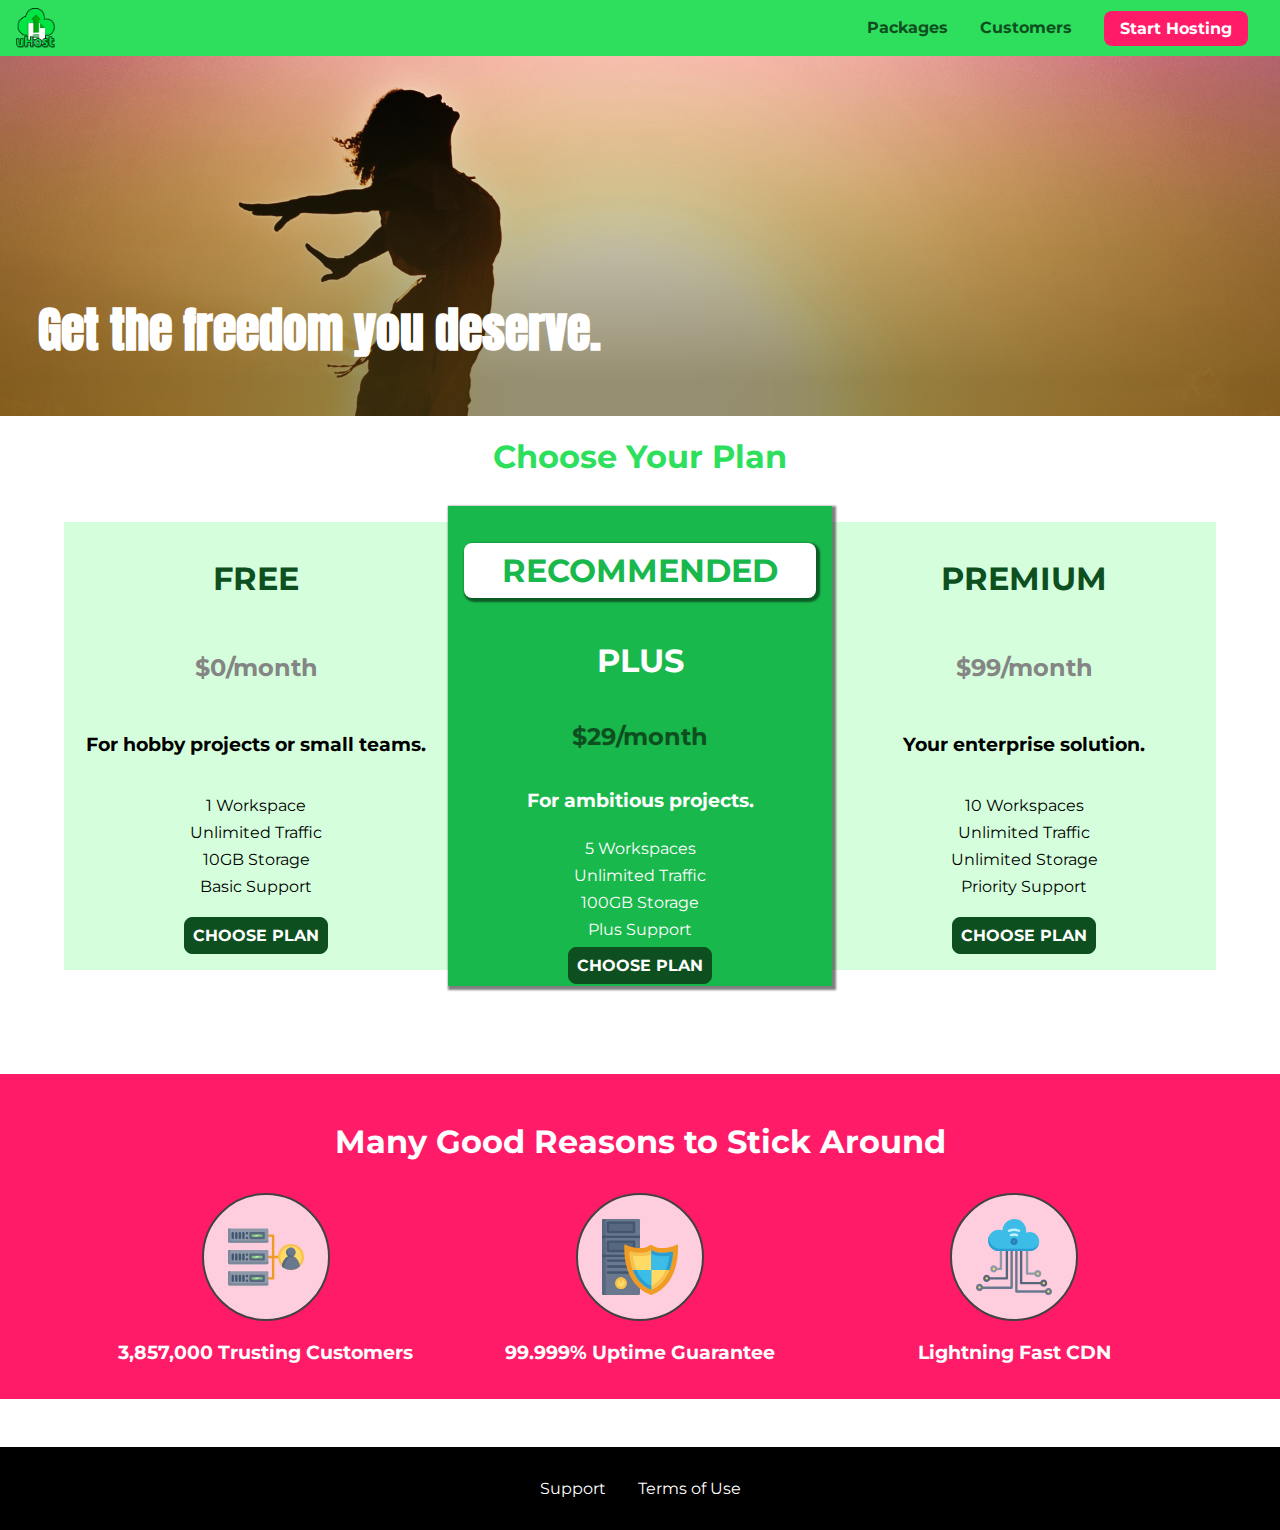
<file: index.html>
<!DOCTYPE html>
<html lang="en">
  <head>
    <meta charset="UTF-8" />
    <meta http-equiv="X-UA-Compatible" content="ie=edge" />
    <meta name="viewport" content="width=device-width, initial-scale=1.0" />
    <title>uHost</title>
    <link rel="shortcut icon" href="favicon.png" />
    <link rel="stylesheet" href="shared.css" />
    <link rel="stylesheet" href="main.css" />
  </head>

  <body>
    <div class="backdrop"></div>
    <div class="modal">
      <h1 class="modal__title">Do you want to continue?</h1>
      <div class="modal__actions">
        <a href="start-hosting/index.html" class="modal__action">Yes!</a>
        <button class="modal__action modal__action--negative" type="button">
          No!
        </button>
      </div>
    </div>
    <header class="main-header">
      <div>
        <button class="toggle-button">
          <span class="toggle-button__bar"></span>
          <span class="toggle-button__bar"></span>
          <span class="toggle-button__bar"></span>
        </button>
        <a href="index.html" class="main-header__brand">
          <img
            src="images/uhost-icon.png"
            alt="uHost Your favorite hosting company"
          />
        </a>
      </div>
      <nav class="main-nav">
        <ul class="main-nav__items">
          <li class="main-nav__item">
            <a href="packages/index.html">Packages</a>
          </li>
          <li class="main-nav__item">
            <a href="customers/index.html">Customers</a>
          </li>
          <li class="main-nav__item main-nav__item--cta">
            <a href="start-hosting/index.html">Start Hosting</a>
          </li>
        </ul>
      </nav>
    </header>
    <nav class="mobile-nav">
      <ul class="mobile-nav__items">
        <li class="mobile-nav__item">
          <a href="packages/index.html">Packages</a>
        </li>
        <li class="mobile-nav__item">
          <a href="customers/index.html">Customers</a>
        </li>
        <li class="mobile-nav__item mobile-nav__item--cta">
          <a href="start-hosting/index.html">Start Hosting</a>
        </li>
      </ul>
    </nav>
    <main>
      <section id="product-overview">
        <h1>Get the freedom you deserve.</h1>
      </section>
      <section id="plans">
        <h1 class="section-title">Choose Your Plan</h1>
        <div class="plan__list">
          <article class="plan">
            <h1 class="plan__title">FREE</h1>
            <h2 class="plan__price">$0/month</h2>
            <h3>For hobby projects or small teams.</h3>
            <ul class="plan__features">
              <li class="plan__feature">1 Workspace</li>
              <li class="plan__feature">Unlimited Traffic</li>
              <li class="plan__feature">10GB Storage</li>
              <li class="plan__feature">Basic Support</li>
            </ul>
            <div>
              <button class="button">CHOOSE PLAN</button>
            </div>
          </article>
          <article class="plan plan--highlighted">
            <h1 class="plan__annotation">RECOMMENDED</h1>
            <h1 class="plan__title">PLUS</h1>
            <h2 class="plan__price">$29/month</h2>
            <h3>For ambitious projects.</h3>
            <ul class="plan__features">
              <li class="plan__feature">5 Workspaces</li>
              <li class="plan__feature">Unlimited Traffic</li>
              <li class="plan__feature">100GB Storage</li>
              <li class="plan__feature">Plus Support</li>
            </ul>
            <div>
              <button class="button">CHOOSE PLAN</button>
            </div>
          </article>
          <article class="plan">
            <h1 class="plan__title">PREMIUM</h1>
            <h2 class="plan__price">$99/month</h2>
            <h3>Your enterprise solution.</h3>
            <ul class="plan__features">
              <li class="plan__feature">10 Workspaces</li>
              <li class="plan__feature">Unlimited Traffic</li>
              <li class="plan__feature">Unlimited Storage</li>
              <li class="plan__feature">Priority Support</li>
            </ul>
            <div>
              <button class="button">CHOOSE PLAN</button>
            </div>
          </article>
        </div>
      </section>
      <section id="key-features">
        <h1 class="section-title">Many Good Reasons to Stick Around</h1>
        <ul class="key-feature__list">
          <li class="key-feature">
            <div class="key-feature__image">
              <svg viewBox="0 0 512 512">
                <path
                  style="fill: #f09b24;"
                  d="M344,248h-32V112c0-4.418-3.582-8-8-8h-40c-4.418,0-8,3.582-8,8s3.582,8,8,8h32v128h-32  c-4.418,0-8,3.582-8,8s3.582,8,8,8h32v128h-32c-4.418,0-8,3.582-8,8s3.582,8,8,8h40c4.418,0,8-3.582,8-8V264h32c4.418,0,8-3.582,8-8  S348.418,248,344,248z"
                />
                <path
                  style="fill: #8e9aa9;"
                  d="M264,64H8c-4.418,0-8,3.582-8,8v80c0,4.418,3.582,8,8,8h256c4.418,0,8-3.582,8-8V72  C272,67.582,268.418,64,264,64z"
                />
                <path
                  style="fill: #7c899b;"
                  d="M24,144c-4.418,0-8-3.582-8-8V64H8c-4.418,0-8,3.582-8,8v80c0,4.418,3.582,8,8,8h256  c4.418,0,8-3.582,8-8v-8H24z"
                />
                <rect
                  x="152"
                  y="96"
                  style="fill: #b8e3a8;"
                  width="88"
                  height="32"
                />
                <g>
                  <polygon
                    style="fill: #7ec97d;"
                    points="152,96 152,128 166,128 198,96  "
                  />
                  <polygon
                    style="fill: #7ec97d;"
                    points="220,96 188,128 240,128 240,96  "
                  />
                </g>
                <path
                  style="fill: #56677e;"
                  d="M240,136h-88c-4.418,0-8-3.582-8-8V96c0-4.418,3.582-8,8-8h88c4.418,0,8,3.582,8,8v32  C248,132.418,244.418,136,240,136z M160,120h72v-16h-72V120z"
                />
                <g>
                  <path
                    style="fill: #435670;"
                    d="M32,136c-4.418,0-8-3.582-8-8V96c0-4.418,3.582-8,8-8s8,3.582,8,8v32C40,132.418,36.418,136,32,136z   "
                  />
                  <path
                    style="fill: #435670;"
                    d="M56,136c-4.418,0-8-3.582-8-8V96c0-4.418,3.582-8,8-8s8,3.582,8,8v32C64,132.418,60.418,136,56,136z   "
                  />
                  <path
                    style="fill: #435670;"
                    d="M80,136c-4.418,0-8-3.582-8-8V96c0-4.418,3.582-8,8-8s8,3.582,8,8v32C88,132.418,84.418,136,80,136z   "
                  />
                  <path
                    style="fill: #435670;"
                    d="M104,136c-4.418,0-8-3.582-8-8V96c0-4.418,3.582-8,8-8s8,3.582,8,8v32   C112,132.418,108.418,136,104,136z"
                  />
                  <path
                    style="fill: #435670;"
                    d="M128,105c-4.418,0-8-3.582-8-8v-1c0-4.418,3.582-8,8-8s8,3.582,8,8v1   C136,101.418,132.418,105,128,105z"
                  />
                  <path
                    style="fill: #435670;"
                    d="M128,136c-4.418,0-8-3.582-8-8v-1c0-4.418,3.582-8,8-8s8,3.582,8,8v1   C136,132.418,132.418,136,128,136z"
                  />
                </g>
                <path
                  style="fill: #8e9aa9;"
                  d="M264,208H8c-4.418,0-8,3.582-8,8v80c0,4.418,3.582,8,8,8h256c4.418,0,8-3.582,8-8v-80  C272,211.582,268.418,208,264,208z"
                />
                <path
                  style="fill: #7c899b;"
                  d="M24,288c-4.418,0-8-3.582-8-8v-72H8c-4.418,0-8,3.582-8,8v80c0,4.418,3.582,8,8,8h256  c4.418,0,8-3.582,8-8v-8H24z"
                />
                <rect
                  x="152"
                  y="240"
                  style="fill: #b8e3a8;"
                  width="88"
                  height="32"
                />
                <g>
                  <polygon
                    style="fill: #7ec97d;"
                    points="152,240 152,272 166,272 198,240  "
                  />
                  <polygon
                    style="fill: #7ec97d;"
                    points="220,240 188,272 240,272 240,240  "
                  />
                </g>
                <path
                  style="fill: #56677e;"
                  d="M240,280h-88c-4.418,0-8-3.582-8-8v-32c0-4.418,3.582-8,8-8h88c4.418,0,8,3.582,8,8v32  C248,276.418,244.418,280,240,280z M160,264h72v-16h-72V264z"
                />
                <g>
                  <path
                    style="fill: #435670;"
                    d="M32,280c-4.418,0-8-3.582-8-8v-32c0-4.418,3.582-8,8-8s8,3.582,8,8v32C40,276.418,36.418,280,32,280   z"
                  />
                  <path
                    style="fill: #435670;"
                    d="M56,280c-4.418,0-8-3.582-8-8v-32c0-4.418,3.582-8,8-8s8,3.582,8,8v32C64,276.418,60.418,280,56,280   z"
                  />
                  <path
                    style="fill: #435670;"
                    d="M80,280c-4.418,0-8-3.582-8-8v-32c0-4.418,3.582-8,8-8s8,3.582,8,8v32C88,276.418,84.418,280,80,280   z"
                  />
                  <path
                    style="fill: #435670;"
                    d="M104,280c-4.418,0-8-3.582-8-8v-32c0-4.418,3.582-8,8-8s8,3.582,8,8v32   C112,276.418,108.418,280,104,280z"
                  />
                  <path
                    style="fill: #435670;"
                    d="M128,249c-4.418,0-8-3.582-8-8v-1c0-4.418,3.582-8,8-8s8,3.582,8,8v1   C136,245.418,132.418,249,128,249z"
                  />
                  <path
                    style="fill: #435670;"
                    d="M128,280c-4.418,0-8-3.582-8-8v-1c0-4.418,3.582-8,8-8s8,3.582,8,8v1   C136,276.418,132.418,280,128,280z"
                  />
                </g>
                <path
                  style="fill: #8e9aa9;"
                  d="M264,352H8c-4.418,0-8,3.582-8,8v80c0,4.418,3.582,8,8,8h256c4.418,0,8-3.582,8-8v-80  C272,355.582,268.418,352,264,352z"
                />
                <path
                  style="fill: #7c899b;"
                  d="M24,432c-4.418,0-8-3.582-8-8v-72H8c-4.418,0-8,3.582-8,8v80c0,4.418,3.582,8,8,8h256  c4.418,0,8-3.582,8-8v-8H24z"
                />
                <rect
                  x="152"
                  y="384"
                  style="fill: #b8e3a8;"
                  width="88"
                  height="32"
                />
                <g>
                  <polygon
                    style="fill: #7ec97d;"
                    points="152,384 152,416 166,416 198,384  "
                  />
                  <polygon
                    style="fill: #7ec97d;"
                    points="220,384 188,416 240,416 240,384  "
                  />
                </g>
                <path
                  style="fill: #56677e;"
                  d="M240,424h-88c-4.418,0-8-3.582-8-8v-32c0-4.418,3.582-8,8-8h88c4.418,0,8,3.582,8,8v32  C248,420.418,244.418,424,240,424z M160,408h72v-16h-72V408z"
                />
                <g>
                  <path
                    style="fill: #435670;"
                    d="M32,424c-4.418,0-8-3.582-8-8v-32c0-4.418,3.582-8,8-8s8,3.582,8,8v32C40,420.418,36.418,424,32,424   z"
                  />
                  <path
                    style="fill: #435670;"
                    d="M56,424c-4.418,0-8-3.582-8-8v-32c0-4.418,3.582-8,8-8s8,3.582,8,8v32C64,420.418,60.418,424,56,424   z"
                  />
                  <path
                    style="fill: #435670;"
                    d="M80,424c-4.418,0-8-3.582-8-8v-32c0-4.418,3.582-8,8-8s8,3.582,8,8v32C88,420.418,84.418,424,80,424   z"
                  />
                  <path
                    style="fill: #435670;"
                    d="M104,424c-4.418,0-8-3.582-8-8v-32c0-4.418,3.582-8,8-8s8,3.582,8,8v32   C112,420.418,108.418,424,104,424z"
                  />
                  <path
                    style="fill: #435670;"
                    d="M128,393c-4.418,0-8-3.582-8-8v-1c0-4.418,3.582-8,8-8s8,3.582,8,8v1   C136,389.418,132.418,393,128,393z"
                  />
                  <path
                    style="fill: #435670;"
                    d="M128,424c-4.418,0-8-3.582-8-8v-1c0-4.418,3.582-8,8-8s8,3.582,8,8v1   C136,420.418,132.418,424,128,424z"
                  />
                </g>
                <path
                  style="fill: #f7c14d;"
                  d="M424,168c-48.523,0-88,39.477-88,88s39.477,88,88,88s88-39.477,88-88S472.523,168,424,168z"
                />
                <path
                  style="fill: #ffdb66;"
                  d="M424,184c-39.701,0-72,32.299-72,72s32.299,72,72,72s72-32.299,72-72S463.701,184,424,184z"
                />
                <path
                  style="fill: #69788d;"
                  d="M484.893,314.16C476.393,274.588,451.922,248,424,248s-52.393,26.588-60.893,66.16  c-0.605,2.82,0.354,5.749,2.511,7.664C381.731,336.124,402.465,344,424,344s42.269-7.876,58.381-22.176  C484.539,319.909,485.498,316.98,484.893,314.16z"
                />
                <path
                  style="fill: #56677e;"
                  d="M434.053,249.171C430.768,248.403,427.411,248,424,248c-27.922,0-52.393,26.588-60.893,66.16  c-0.605,2.82,0.354,5.749,2.511,7.664c3.383,3.002,6.979,5.703,10.734,8.125C384.904,286.243,407.373,255.378,434.053,249.171z"
                />
                <path
                  style="fill: #69788d;"
                  d="M424,192c-17.645,0-32,14.355-32,32s14.355,32,32,32s32-14.355,32-32S441.645,192,424,192z"
                />
                <path
                  style="fill: #56677e;"
                  d="M432,248c-17.645,0-32-14.355-32-32c0-6.783,2.128-13.076,5.742-18.258  C397.444,203.53,392,213.138,392,224c0,17.645,14.355,32,32,32c10.862,0,20.471-5.444,26.258-13.742  C445.076,245.872,438.783,248,432,248z"
                />
              </svg>
            </div>
            <p class="key-feature__description">3,857,000 Trusting Customers</p>
          </li>
          <li class="key-feature">
            <div class="key-feature__image">
              <svg viewBox="0 0 512 512">
                <path
                  style="fill: #69788d;"
                  d="M248,0H8C3.582,0,0,3.582,0,8v496c0,4.418,3.582,8,8,8h240c4.418,0,8-3.582,8-8V8  C256,3.582,252.418,0,248,0z"
                />
                <path
                  style="fill: #56677e;"
                  d="M24,504V8c0-4.418,3.582-8,8-8H8C3.582,0,0,3.582,0,8v496c0,4.418,3.582,8,8,8h24  C27.582,512,24,508.418,24,504z"
                />
                <g>
                  <rect
                    x="0"
                    y="112"
                    style="fill: #435670;"
                    width="256"
                    height="16"
                  />
                  <rect
                    x="0"
                    y="240"
                    style="fill: #435670;"
                    width="256"
                    height="16"
                  />
                </g>
                <path
                  style="fill: #f7c14d;"
                  d="M128,392c-22.056,0-40,17.944-40,40s17.944,40,40,40s40-17.944,40-40S150.056,392,128,392z"
                />
                <path
                  style="fill: #ffdb66;"
                  d="M128,408c-13.233,0-24,10.767-24,24s10.767,24,24,24s24-10.767,24-24S141.233,408,128,408z"
                />
                <path
                  style="fill: #f7c14d;"
                  d="M128,392c-2.739,0-5.414,0.278-8,0.805V424c0,4.418,3.582,8,8,8c4.418,0,8-3.582,8-8v-31.195  C133.414,392.278,130.739,392,128,392z"
                />
                <g>
                  <path
                    style="fill: #435670;"
                    d="M216,288H40c-4.418,0-8-3.582-8-8s3.582-8,8-8h176c4.418,0,8,3.582,8,8S220.418,288,216,288z"
                  />
                  <path
                    style="fill: #435670;"
                    d="M216,328H40c-4.418,0-8-3.582-8-8s3.582-8,8-8h176c4.418,0,8,3.582,8,8S220.418,328,216,328z"
                  />
                  <path
                    style="fill: #435670;"
                    d="M216,368H40c-4.418,0-8-3.582-8-8s3.582-8,8-8h176c4.418,0,8,3.582,8,8S220.418,368,216,368z"
                  />
                  <path
                    style="fill: #435670;"
                    d="M216,16H40c-4.418,0-8,3.582-8,8v64c0,4.418,3.582,8,8,8h176c4.418,0,8-3.582,8-8V24   C224,19.582,220.418,16,216,16z"
                  />
                </g>
                <rect
                  x="48"
                  y="32"
                  style="fill: #56677e;"
                  width="160"
                  height="48"
                />
                <path
                  style="fill: #435670;"
                  d="M216,144H40c-4.418,0-8,3.582-8,8v64c0,4.418,3.582,8,8,8h176c4.418,0,8-3.582,8-8v-64  C224,147.582,220.418,144,216,144z"
                />
                <rect
                  x="48"
                  y="160"
                  style="fill: #56677e;"
                  width="160"
                  height="48"
                />
                <path
                  style="fill: #f09b24;"
                  d="M511.747,180.237c-0.194-6.537-8.107-10.107-13.135-5.894c-5.6,4.693-42.904,21.282-98.514,21.282  c-33.45,0-64.625-20.999-64.929-21.206c-2.9-1.991-6.764-1.85-9.512,0.346c-2.677,2.135-27.201,20.86-63.793,20.86  c-55.607,0-92.914-16.589-98.515-21.282c-5.028-4.211-12.941-0.645-13.135,5.894c-1.634,54.834,4.655,105.941,18.693,151.903  c12.096,39.604,29.759,74.047,52.497,102.373c27.538,34.304,62.743,59.882,104.66,76.045c3.069,1.918,6.757,1.921,9.83,0  c41.917-16.163,77.122-41.741,104.66-76.045c22.738-28.326,40.401-62.77,52.497-102.373  C507.092,286.179,513.381,235.071,511.747,180.237z"
                />
                <path
                  style="fill: #f7c14d;"
                  d="M476.21,221.226c-1.953-1.631-4.568-2.235-7.036-1.628c-21.686,5.327-44.926,8.028-69.075,8.028  c-25.926,0-49.633-8.975-64.955-16.504c-2.307-1.134-5.016-1.091-7.284,0.116c-14.059,7.477-36.919,16.388-65.994,16.388  c-24.153,0-47.394-2.701-69.075-8.028c-5.155-1.268-10.221,2.966-9.894,8.261c2.077,33.693,7.668,65.635,16.616,94.935  c22.774,74.565,66.139,126.334,128.888,153.868c2.032,0.891,4.397,0.891,6.43,0c61.777-27.107,104.716-78.876,127.62-153.868  c8.948-29.3,14.539-61.241,16.616-94.935C479.224,225.319,478.163,222.856,476.21,221.226z"
                />
                <path
                  style="fill: #ffdb66;"
                  d="M331.609,451.727c-52.604-25.289-89.304-70.987-109.144-135.944  c-6.532-21.39-11.162-44.336-13.82-68.447c17.133,2.852,34.952,4.291,53.22,4.291c29.394,0,53.376-7.793,69.978-15.561  c17.44,7.736,41.656,15.561,68.256,15.561c18.267,0,36.085-1.439,53.219-4.291c-2.659,24.112-7.288,47.06-13.82,68.448  C419.545,381.108,383.27,426.805,331.609,451.727z"
                />
                <g>
                  <path
                    style="fill: #2c9dd4;"
                    d="M479.066,227.858c0.157-2.539-0.903-5.002-2.856-6.633s-4.568-2.235-7.036-1.628   c-21.686,5.327-44.926,8.028-69.075,8.028c-25.926,0-49.633-8.975-64.955-16.504c-1.057-0.52-2.2-0.78-3.345-0.806l-0.072,133.351   h123.601c2.556-6.746,4.933-13.702,7.123-20.874C471.398,293.493,476.989,261.552,479.066,227.858z"
                  />
                  <path
                    style="fill: #2c9dd4;"
                    d="M206.658,343.667c24.153,63.42,65.028,108.108,121.743,132.995c1.031,0.452,2.147,0.673,3.263,0.666   l0.063-133.661H206.658z"
                  />
                </g>
                <g>
                  <path
                    style="fill: #3cbde8;"
                    d="M439.497,315.783c6.532-21.389,11.161-44.336,13.82-68.448c-17.134,2.852-34.952,4.291-53.219,4.291   c-26.6,0-50.815-7.824-68.256-15.561l-0.116,107.601h97.758C433.179,334.807,436.524,325.518,439.497,315.783z"
                  />
                  <path
                    style="fill: #3cbde8;"
                    d="M232.523,343.667c21.144,50.298,54.363,86.56,99.087,108.06l0.117-108.06H232.523z"
                  />
                </g>
              </svg>
            </div>
            <p class="key-feature__description">99.999% Uptime Guarantee</p>
          </li>
          <li class="key-feature">
            <div class="key-feature__image">
              <svg viewBox="0 0 512 512">
                <path
                  style="fill: #8e9aa9;"
                  d="M168,200c-4.418,0-8,3.582-8,8v120h-17.376c-3.302-9.311-12.194-16-22.624-16  c-13.234,0-24,10.767-24,24s10.766,24,24,24c10.429,0,19.321-6.689,22.624-16H168c4.418,0,8-3.582,8-8V208  C176,203.582,172.418,200,168,200z"
                />
                <path
                  style="fill: #ffdb66;"
                  d="M120,328c-4.411,0-8,3.589-8,8s3.589,8,8,8s8-3.589,8-8S124.411,328,120,328z"
                />
                <path
                  style="fill: #56677e;"
                  d="M208,200c-4.418,0-8,3.582-8,8v184H94.624C91.322,382.689,82.43,376,72,376  c-13.234,0-24,10.767-24,24s10.766,24,24,24c10.429,0,19.321-6.689,22.624-16H208c4.418,0,8-3.582,8-8V208  C216,203.582,212.418,200,208,200z"
                />
                <path
                  style="fill: #ffdb66;"
                  d="M72,392c-4.411,0-8,3.589-8,8s3.589,8,8,8s8-3.589,8-8S76.411,392,72,392z"
                />
                <path
                  style="fill: #69788d;"
                  d="M240,208c-4.418,0-8,3.582-8,8v239H47.24c-2.671-10.34-12.078-18-23.24-18c-13.234,0-24,10.767-24,24  s10.766,24,24,24c9.666,0,18.009-5.747,21.809-14H240c4.418,0,8-3.582,8-8V216C248,211.582,244.418,208,240,208z"
                />
                <path
                  style="fill: #ffdb66;"
                  d="M24,453c-4.411,0-8,3.589-8,8s3.589,8,8,8s8-3.589,8-8S28.411,453,24,453z"
                />
                <path
                  style="fill: #69788d;"
                  d="M488,464c-10.429,0-19.321,6.689-22.624,16H280V208c0-4.418-3.582-8-8-8s-8,3.582-8,8v280  c0,4.418,3.582,8,8,8h193.376c3.302,9.311,12.194,16,22.624,16c13.234,0,24-10.767,24-24S501.234,464,488,464z"
                />
                <path
                  style="fill: #ffdb66;"
                  d="M488,480c-4.411,0-8,3.589-8,8s3.589,8,8,8s8-3.589,8-8S492.411,480,488,480z"
                />
                <path
                  style="fill: #56677e;"
                  d="M456,408c-10.429,0-19.321,6.689-22.624,16H312V208c0-4.418-3.582-8-8-8s-8,3.582-8,8v224  c0,4.418,3.582,8,8,8h129.376c3.302,9.311,12.194,16,22.624,16c13.234,0,24-10.767,24-24S469.234,408,456,408z"
                />
                <path
                  style="fill: #ffdb66;"
                  d="M456,424c-4.411,0-8,3.589-8,8s3.589,8,8,8s8-3.589,8-8S460.411,424,456,424z"
                />
                <path
                  style="fill: #8e9aa9;"
                  d="M416,344c-10.429,0-19.321,6.689-22.624,16H352V208c0-4.418-3.582-8-8-8s-8,3.582-8,8v160  c0,4.418,3.582,8,8,8h49.376c3.302,9.311,12.194,16,22.624,16c13.234,0,24-10.767,24-24S429.234,344,416,344z"
                />
                <path
                  style="fill: #ffdb66;"
                  d="M416,360c-4.411,0-8,3.589-8,8s3.589,8,8,8s8-3.589,8-8S420.411,360,416,360z"
                />
                <path
                  style="fill: #3cbde8;"
                  d="M362,88c-8.741,0-17.231,1.751-25.06,5.085C337.646,88.797,338,84.43,338,80  c0-44.112-35.888-80-80-80c-42.823,0-77.895,33.816-79.909,76.149C170.393,73.415,162.244,72,154,72c-39.701,0-72,32.299-72,72  s32.299,72,72,72h208c35.29,0,64-28.71,64-64S397.29,88,362,88z"
                />
                <path
                  style="fill: #2c9dd4;"
                  d="M368,200H160c-39.701,0-72-32.299-72-72c0-5.863,0.721-11.559,2.05-17.019  C84.918,120.88,82,132.102,82,144c0,39.701,32.299,72,72,72h208c30.389,0,55.88-21.296,62.379-49.743  C413.565,186.327,392.352,200,368,200z"
                />
                <path
                  style="fill: #2a7db5;"
                  d="M256,128c-13.234,0-24,10.767-24,24s10.766,24,24,24c13.233,0,24-10.767,24-24S269.233,128,256,128z"
                />
                <path
                  style="fill: #2c9dd4;"
                  d="M256,144c-4.411,0-8,3.589-8,8s3.589,8,8,8c4.411,0,8-3.589,8-8S260.411,144,256,144z"
                />
                <g>
                  <path
                    style="fill: #c5f1fa;"
                    d="M221.755,87.695c-2.994,0-5.864-1.688-7.233-4.572c-1.894-3.991-0.194-8.763,3.798-10.657   C230.157,66.849,242.834,64,256,64c13.166,0,25.844,2.849,37.68,8.466c3.992,1.895,5.692,6.666,3.798,10.657   s-6.666,5.692-10.657,3.798C277.144,82.328,266.774,80,256,80c-10.774,0-21.144,2.328-30.821,6.921   C224.072,87.446,222.904,87.695,221.755,87.695z"
                  />
                  <path
                    style="fill: #c5f1fa;"
                    d="M276.545,116.618c-1.148,0-2.316-0.249-3.424-0.774C267.745,113.293,261.985,112,256,112   c-5.985,0-11.745,1.293-17.121,3.844c-3.991,1.895-8.763,0.192-10.657-3.798c-1.894-3.992-0.193-8.764,3.798-10.657   C239.557,97.813,247.625,96,256,96c8.376,0,16.444,1.813,23.98,5.389c3.991,1.894,5.692,6.665,3.798,10.657   C282.41,114.93,279.539,116.618,276.545,116.618z"
                  />
                </g>
              </svg>
            </div>
            <p class="key-feature__description">Lightning Fast CDN</p>
          </li>
        </ul>
      </section>
    </main>
    <footer class="main-footer">
      <nav>
        <ul class="main-footer__links">
          <li class="main-footer__link">
            <a href="#">Support</a>
          </li>
          <li class="main-footer__link">
            <a href="#">Terms of Use</a>
          </li>
        </ul>
      </nav>
    </footer>
    <script src="shared.js"></script>
  </body>
</html>
</file>
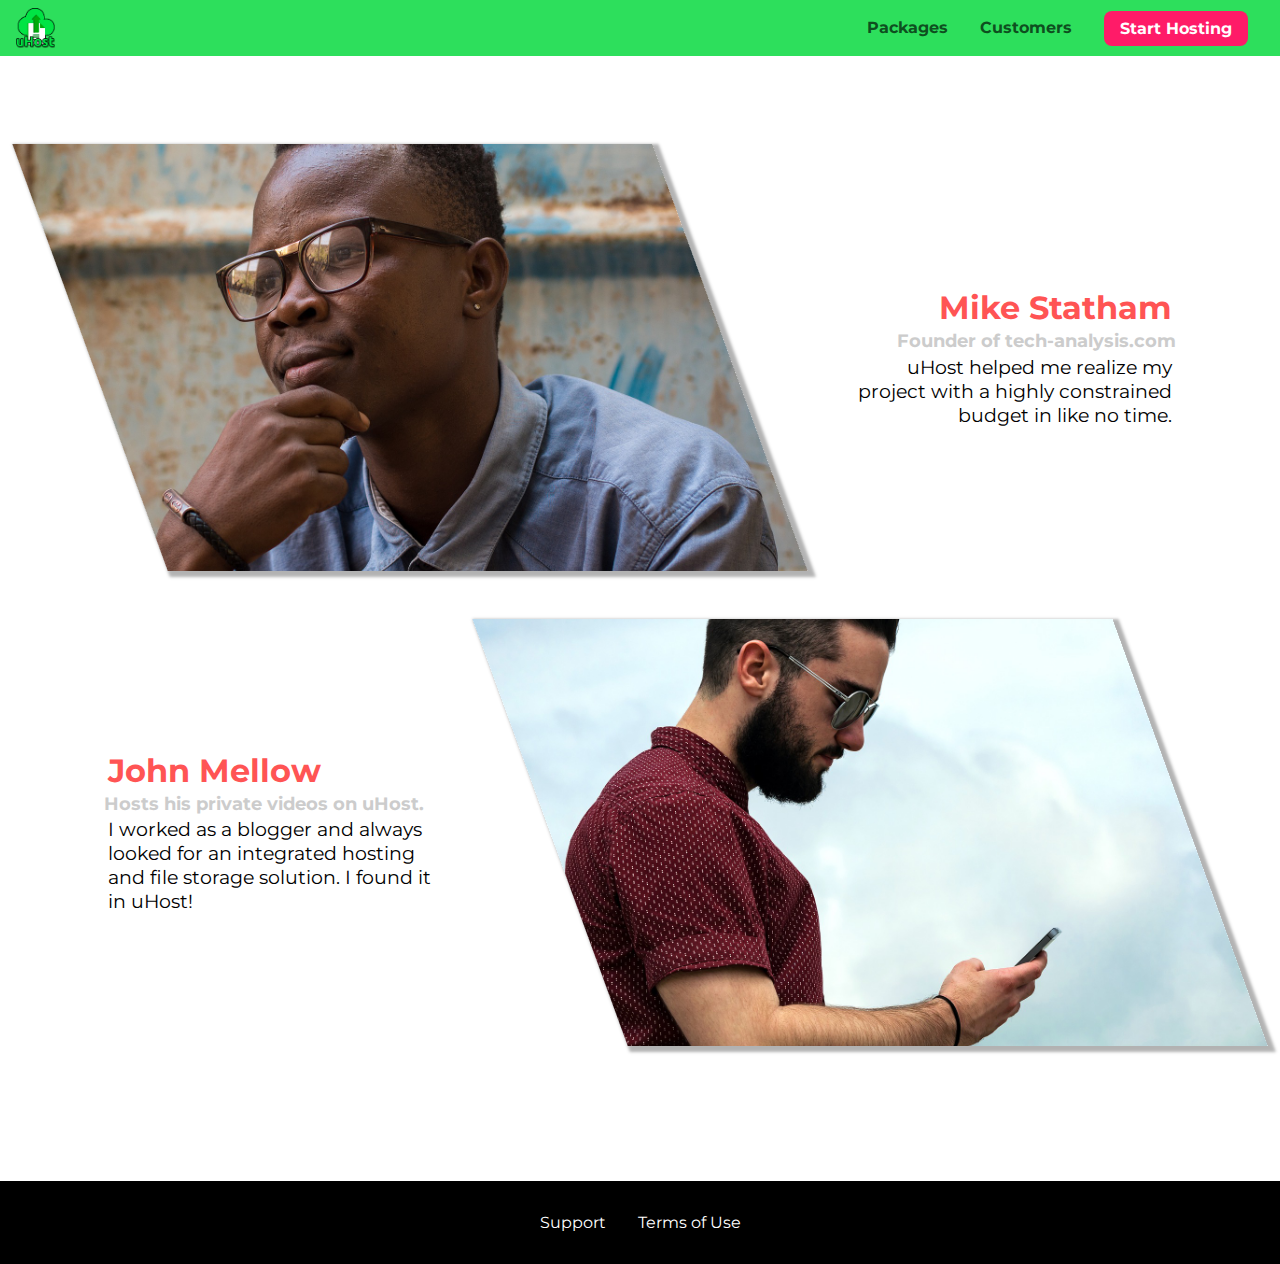
<file: customers/index.html>
<!DOCTYPE html>
<html lang="en">
  <head>
    <meta charset="UTF-8" />
    <meta name="viewport" content="width=device-width, initial-scale=1.0" />
    <meta http-equiv="X-UA-Compatible" content="ie=edge" />
    <title>uHost Customers</title>
    <link rel="shortcut icon" href="../favicon.png" />
    <link rel="stylesheet" href="../shared.css" />
    <link rel="stylesheet" href="customers.css" />
  </head>

  <body>
    <div class="backdrop"></div>
    <header class="main-header">
      <div>
        <button class="toggle-button">
          <span class="toggle-button__bar"></span>
          <span class="toggle-button__bar"></span>
          <span class="toggle-button__bar"></span>
        </button>
        <a href="../index.html" class="main-header__brand">
          <img
            src="../images/uhost-icon.png"
            alt="uHost Your favorite hosting company"
          />
        </a>
      </div>
      <nav class="main-nav">
        <ul class="main-nav__items">
          <li class="main-nav__item">
            <a href="../packages/index.html">Packages</a>
          </li>
          <li class="main-nav__item">
            <a href="index.html">Customers</a>
          </li>
          <li class="main-nav__item main-nav__item--cta">
            <a href="../start-hosting/index.html">Start Hosting</a>
          </li>
        </ul>
      </nav>
    </header>
    <nav class="mobile-nav">
      <ul class="mobile-nav__items">
        <li class="mobile-nav__item">
          <a href="../packages/index.html">Packages</a>
        </li>
        <li class="mobile-nav__item">
          <a href="index.html">Customers</a>
        </li>
        <li class="mobile-nav__item mobile-nav__item--cta">
          <a href="../start-hosting/index.html">Start Hosting</a>
        </li>
      </ul>
    </nav>
    <main>
      <div>
        <div class="testimonial" id="customer-1">
          <div class="testimonial__image-container">
            <img
              src="../images/customer-1.jpg"
              alt="Mike Statham - Customer"
              class="testimonial__image"
            />
          </div>
          <div class="testimonial__info">
            <h1 class="testimonial__name">Mike Statham</h1>
            <h2 class="testimonial__subtitle">
              Founder of
              <a href="tech-analysis.com">tech-analysis.com</a>
            </h2>
            <p class="testimonial__text">
              uHost helped me realize my project with a highly constrained
              budget in like no time.
            </p>
          </div>
        </div>
        <div class="testimonial" id="customer-2">
          <div class="testimonial__info">
            <h1 class="testimonial__name">John Mellow</h1>
            <h2 class="testimonial__subtitle">
              Hosts his private videos on uHost.
            </h2>
            <p class="testimonial__text">
              I worked as a blogger and always looked for an integrated hosting
              and file storage solution. I found it in uHost!
            </p>
          </div>
          <div class="testimonial__image-container">
            <img
              src="../images/customer-2.jpg"
              alt="John Mellow - Customer"
              class="testimonial__image"
            />
          </div>
        </div>
      </div>
    </main>
    <footer class="main-footer">
      <nav>
        <ul class="main-footer__links">
          <li class="main-footer__link">
            <a href="#">Support</a>
          </li>
          <li class="main-footer__link">
            <a href="#">Terms of Use</a>
          </li>
        </ul>
      </nav>
    </footer>
    <script src="../shared.js"></script>
  </body>
</html>
</file>
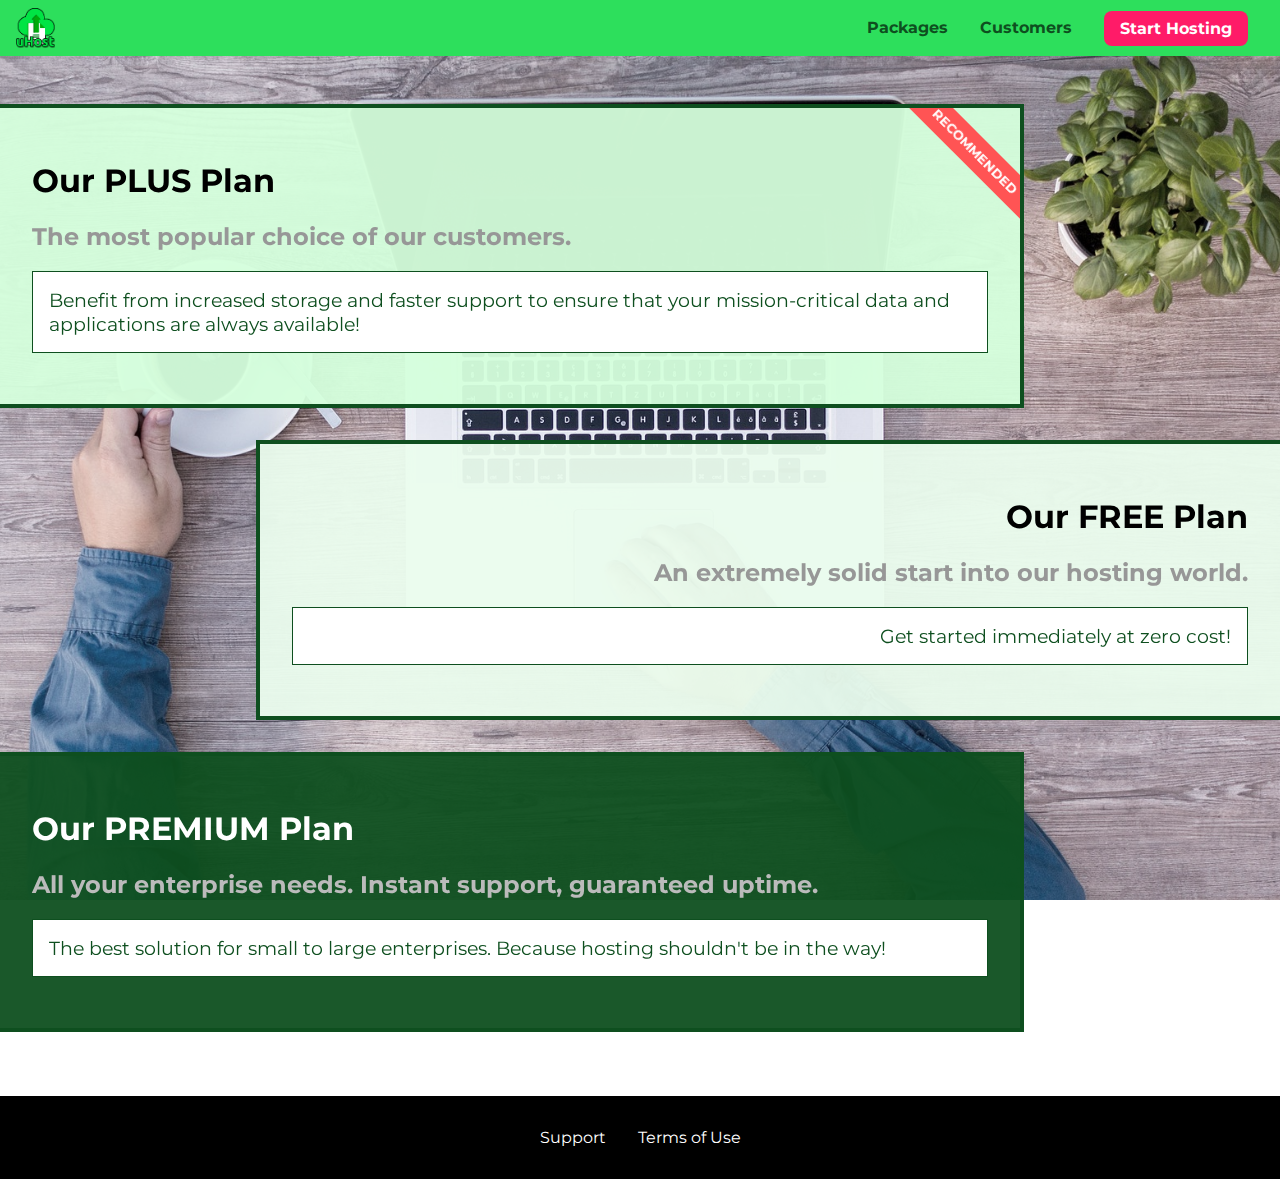
<file: packages/index.html>
<!DOCTYPE html>
<html lang="en">
  <head>
    <meta charset="UTF-8" />
    <meta http-equiv="X-UA-Compatible" content="ie=edge" />
    <meta name="viewport" content="width=device-width, initial-scale=1.0" />
    <title>uHost</title>
    <link rel="shortcut icon" href="../favicon.png" />
    <link rel="stylesheet" href="../shared.css" />
    <link rel="stylesheet" href="packages.css" />
  </head>

  <body>
    <div class="backdrop"></div>
    <div class="background"></div>
    <header class="main-header">
      <div>
        <button class="toggle-button">
          <span class="toggle-button__bar"></span>
          <span class="toggle-button__bar"></span>
          <span class="toggle-button__bar"></span>
        </button>
        <a href="../index.html" class="main-header__brand">
          <img
            src="../images/uhost-icon.png"
            alt="uHost Your favorite hosting company"
          />
        </a>
      </div>
      <nav class="main-nav">
        <ul class="main-nav__items">
          <li class="main-nav__item">
            <a href="index.html">Packages</a>
          </li>
          <li class="main-nav__item">
            <a href="../customers/index.html">Customers</a>
          </li>
          <li class="main-nav__item main-nav__item--cta">
            <a href="../start-hosting/index.html">Start Hosting</a>
          </li>
        </ul>
      </nav>
    </header>
    <nav class="mobile-nav">
      <ul class="mobile-nav__items">
        <li class="mobile-nav__item">
          <a href="index.html">Packages</a>
        </li>
        <li class="mobile-nav__item">
          <a href="../customers/index.html">Customers</a>
        </li>
        <li class="mobile-nav__item mobile-nav__item--cta">
          <a href="../start-hosting/index.html">Start Hosting</a>
        </li>
      </ul>
    </nav>
    <main>
      <section class="package" id="plus">
        <a href="#">
          <h1 class="package__title">Our PLUS Plan</h1>
          <h2 class="package__badge">RECOMMENDED</h2>
          <h2 class="package__subtitle">
            The most popular choice of our customers.
          </h2>
          <p class="package__info">
            Benefit from increased storage and faster support to ensure that
            your mission-critical data and applications are always available!
          </p>
        </a>
      </section>
      <section class="package" id="free">
        <a href="#">
          <h1 class="package__title">Our FREE Plan</h1>
          <h2 class="package__subtitle">
            An extremely solid start into our hosting world.
          </h2>
          <p class="package__info">Get started immediately at zero cost!</p>
        </a>
      </section>
      <div class="clearfix"></div>
      <section class="package" id="premium">
        <a href="#">
          <h1 class="package__title">Our PREMIUM Plan</h1>
          <h2 class="package__subtitle">
            All your enterprise needs. Instant support, guaranteed uptime.
          </h2>
          <p class="package__info">
            The best solution for small to large enterprises. Because hosting
            shouldn't be in the way!
          </p>
        </a>
      </section>
    </main>
    <footer class="main-footer">
      <nav>
        <ul class="main-footer__links">
          <li class="main-footer__link">
            <a href="#">Support</a>
          </li>
          <li class="main-footer__link">
            <a href="#">Terms of Use</a>
          </li>
        </ul>
      </nav>
    </footer>
    <script src="../shared.js"></script>
  </body>
</html>
</file>
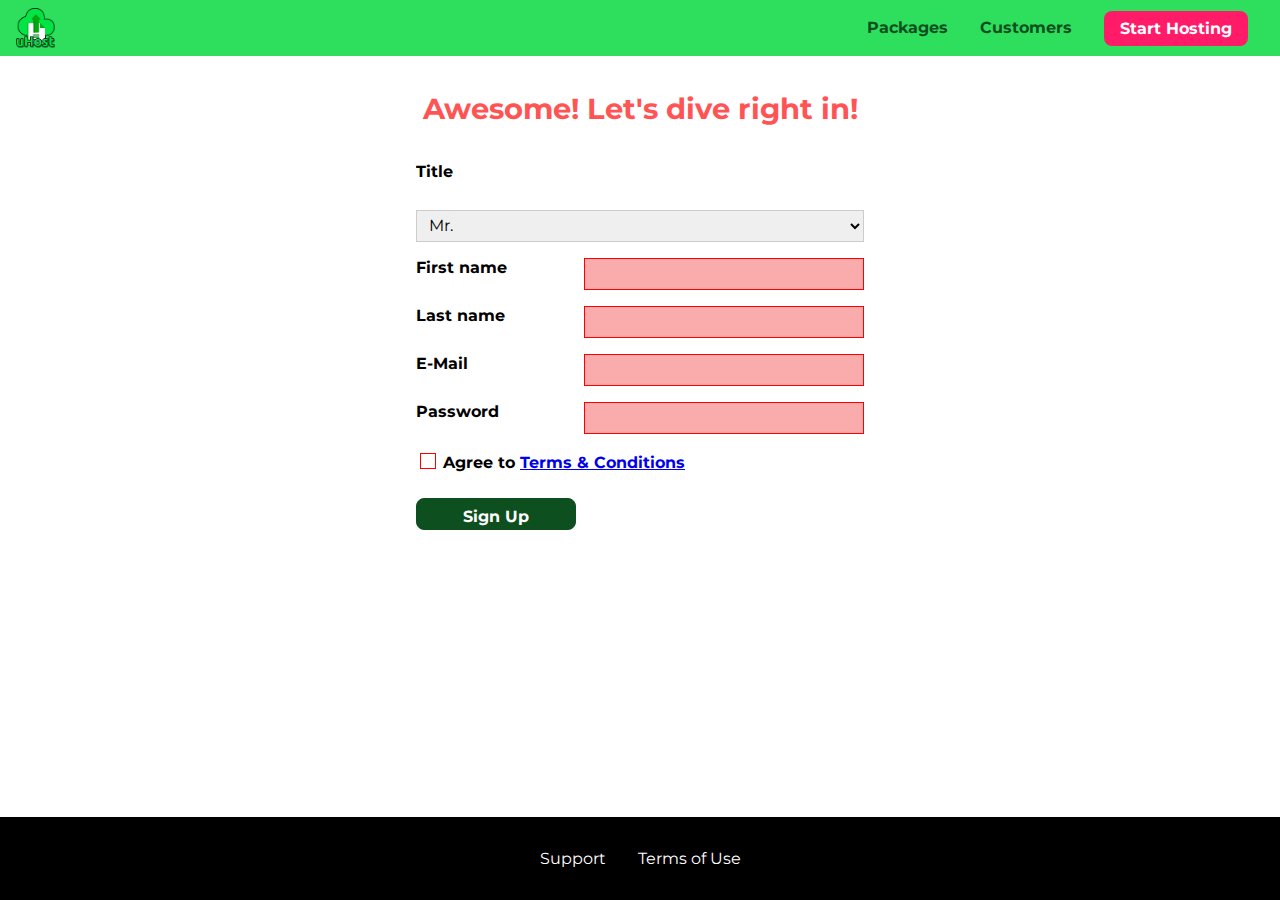
<file: start-hosting/index.html>
<!DOCTYPE html>
<html lang="en">
  <head>
    <meta charset="UTF-8" />
    <meta name="viewport" content="width=device-width, initial-scale=1.0" />
    <meta http-equiv="X-UA-Compatible" content="ie=edge" />
    <title>uHost Signup</title>
    <link rel="shortcut icon" href="../favicon.png" />
    <link rel="stylesheet" href="../shared.css" />
    <link rel="stylesheet" href="start-hosting.css" />
  </head>

  <body>
    <div class="backdrop"></div>
    <header class="main-header">
      <div>
        <button class="toggle-button">
          <span class="toggle-button__bar"></span>
          <span class="toggle-button__bar"></span>
          <span class="toggle-button__bar"></span>
        </button>
        <a href="../index.html" class="main-header__brand">
          <img
            src="../images/uhost-icon.png"
            alt="uHost - Your favorite hosting company"
          />
        </a>
      </div>
      <nav class="main-nav">
        <ul class="main-nav__items">
          <li class="main-nav__item">
            <a href="../packages/index.html">Packages</a>
          </li>
          <li class="main-nav__item">
            <a href="../customers/index.html">Customers</a>
          </li>
          <li class="main-nav__item main-nav__item--cta">
            <a href="index.html">Start Hosting</a>
          </li>
        </ul>
      </nav>
    </header>
    <nav class="mobile-nav">
      <ul class="mobile-nav__items">
        <li class="mobile-nav__item">
          <a href="../packages/index.html">Packages</a>
        </li>
        <li class="mobile-nav__item">
          <a href="../customers/index.html">Customers</a>
        </li>
        <li class="mobile-nav__item mobile-nav__item--cta">
          <a href="index.html">Start Hosting</a>
        </li>
      </ul>
    </nav>
    <main class="signup-page">
      <h1 class="signup-title">Awesome! Let's dive right in!</h1>
      <form action="index.html" class="signup-form">
        <label for="title">Title</label>
        <select id="title">
          <option value="mr">Mr.</option>
          <option value="ms">Ms.</option>
        </select>
        <label for="first-name">First name</label>
        <input type="text" id="first-name" required />
        <label for="last-name">Last name</label>
        <input type="text" id="last-name" required />
        <label for="email">E-Mail</label>
        <input type="email" id="email" required />
        <label for="password">Password</label>
        <input type="password" id="password" required />
        <div class="signup-form__checkbox">
          <input type="checkbox" id="agree-terms" required />
          <label for="agree-terms"
            >Agree to
            <a href="#">Terms &amp; Conditions</a>
          </label>
        </div>
        <button type="submit" class="button">Sign Up</button>
      </form>
    </main>
    <footer class="main-footer">
      <nav>
        <ul class="main-footer__links">
          <li class="main-footer__link">
            <a href="#">Support</a>
          </li>
          <li class="main-footer__link">
            <a href="#">Terms of Use</a>
          </li>
        </ul>
      </nav>
    </footer>
    <script src="../shared.js"></script>
  </body>
</html>
</file>
<file: shared.css>
@import url('https://fonts.googleapis.com/css?family=Roboto:100,400,900');
@import url('https://fonts.googleapis.com/css?family=Anton');
@import url('https://fonts.googleapis.com/css?family=Montserrat:400,700');

:root {
  --dark-green: #0e4f1f;
  --highlight-color: #ff1b68;
}

* {
  box-sizing: border-box;
}

html {
  height: 100%;
}

body {
  font-family: "Montserrat", sans-serif;
  margin: 0;
  display: grid;
  grid-template-rows: 3.5rem auto fit-content(8rem);
  grid-template-areas: "header"
                       "main"
                       "footer";
  /* padding-top: 3.5rem; */
  height: 100%;
}

main {
  /* grid-row: 2 / 3; */
  grid-area: main;
}

.backdrop {
  display: none;
  position: fixed;
  opacity: 0;
  top: 0;
  left: 0;
  z-index: 100;
  width: 100vw;
  height: 100vh;
  background: rgba(0, 0, 0, 0.5);
  transition: opacity 0.2s linear;
}

.main-header {
  width: 100%;
  position: fixed;
  top: 0;
  left: 0;
  background: #2ddf5c;
  padding: 0.5rem 1rem;
  z-index: 60;
  display: flex;
  align-items: center;
  justify-content: space-between;
}

.toggle-button {
  width: 3rem;
  background: transparent;
  border: none;
  cursor: pointer;
  padding-top: 0;
  padding-bottom: 0;
  vertical-align: middle;
}

.toggle-button:focus {
  outline: none;
}

.toggle-button__bar {
  width: 100%;
  height: 0.2rem;
  background: black;
  display: block;
  margin: 0.6rem 0;
}

.main-header__brand {
  color: var(--dark-green, #0e4f1f);
  text-decoration: none;
  font-weight: bold;
  /* width: 20px; */
}

.main-header__brand img {
  height: 2.5rem;
  vertical-align: middle;
  /* width: 100%; */
}

.main-nav {
  display: none;
}

.main-nav__items {
  margin: 0;
  padding: 0;
  list-style: none;
  display: flex;
}

.main-nav__item {
  margin: 0 1rem;
}

.main-nav__item a,
.mobile-nav__item a {
  text-decoration: none;
  color: var(--dark-green);
  font-weight: bold;
  padding: 0.2rem 0;
}

.main-nav__item a:hover,
.main-nav__item a:active {
  color: white;
  border-bottom: 5px solid white;
}

.main-nav__item--cta {
  animation: wiggle 400ms 3s 8 ease-out none;
}

.main-nav__item--cta a,
.mobile-nav__item--cta a {
  color: white;
  background: var(--highlight-color);
  padding: 0.5rem 1rem;
  border-radius: 8px;
}

.main-nav__item--cta a:hover,
.main-nav__item--cta a:active,
.mobile-nav__item--cta a:hover,
.mobile-nav__item--cta a:active {
  color: var(--highlight-color);
  background: white;
  border: none;
}

@media (min-width: 40rem) {
  .toggle-button {
    display: none;
  }

  .main-nav {
    display: flex;
  }
}

.main-footer {
  background: black;
  padding: 2rem;
  margin-top: 3rem;
  /* grid-row: 3 / 4; */
  grid-area: footer;
}

.main-footer__links {
  list-style: none;
  margin: 0;
  padding: 0;
  display: flex;
  flex-direction: column;
  align-items: center;
}

.main-footer__link {
  margin: 0.5rem 0;
}

.main-footer__link a {
  color: white;
  text-decoration: none;
}

.main-footer__link a:hover,
.main-footer__link a:active {
  color: #ccc;
}

.mobile-nav {
  transform: translateX(-100%);
  transition: transform 300ms ease-out;
  position: fixed;
  z-index: 101;
  top: 0;
  left: 0;
  background: white;
  width: 80%;
  height: 100vh;
}

.mobile-nav__items {
  width: 90%;
  height: 100%;
  list-style: none;
  margin: 0 auto;
  padding: 0;
  display: flex;
  flex-direction: column;
  justify-content: center;
  align-items: center;
}

.mobile-nav__item {
  margin: 1rem 0;
}

.mobile-nav__item a {
  font-size: 1.5rem;
}

.button {
  background: var(--dark-green);
  color: white;
  font: inherit;
  border: 1.5px solid var(--dark-green);
  padding: 0.5rem;
  border-radius: 8px;
  font-weight: bold;
  cursor: pointer;
}

.button:hover,
.button:active {
  background: white;
  color: var(--dark-green);
}

.button:focus {
  outline: none;
}

.button[disabled] {
  cursor: not-allowed;
  border: #a1a1a1;
  background: #ccc;
  color: #a1a1a1;
} 

.open {
    display: block !important;
    opacity: 1 !important;
    transform: translateY(0) !important;
}

@media (min-width: 40rem) {
  .main-footer__link {
    margin: 0 1rem;
  }

  .main-footer__links {
    flex-direction: row;
    justify-content: center;
  }
}

@keyframes wiggle {
  0% {
    transform: rotateZ(0);
  }
  50% {
    transform: rotateZ(-10deg);
  }
  100% {
    transform: rotateZ(10deg);
  }
}
</file>
<file: main.css>
#product-overview {
  background: linear-gradient(to top, rgba(80, 68, 18, 0.6) 10%, transparent),
    url("images/freedom.jpg") center/cover no-repeat border-box, #ff1b68;
  /* background-image: url("freedom.jpg");
    background-size: cover;
    background-position: left 10% bottom 20%; */
  /* background-repeat: no-repeat;
    background-origin: border-box;
    background-clip: border-box; */
  /* background-image: linear-gradient(180deg, red 70%, blue 60%, rgba(0,0,0,0.5)); */
  /* background-image: radial-gradient(ellipse farthest-corner at 20% 50%, red, blue 70%, green); */
  width: 100vw;
  height: 33vh;
  /* border: 5px dashed red; */
  position: relative;
}

#product-overview h1 {
  color: white;
  font-family: "Anton", sans-serif;
  position: absolute;
  bottom: 5%;
  left: 3%;
  font-size: 1.6rem;
}

@media (min-width: 40rem) and (min-height: 40rem) {
  #product-overview {
    height: 40vh;
    background-position: 50% 25%;
  }

  #product-overview h1 {
    font-size: 3rem;
  }
}

.section-title {
  color: #2ddf5c;
  text-align: center;
}

.plan {
  background: #d5ffdc;
  text-align: center;
  padding: 1rem;
  margin: 0.5rem 0;
  width: 100%;
}

.plan--highlighted {
  background: #19b84c;
  color: white;
}

.plan__annotation {
  background: white;
  color: #19b84c;
  padding: 0.5rem;
  box-shadow: 2px 2px 2px 2px rgba(0, 0, 0, 0.5);
  border-radius: 8px;
}

.plan__title {
  color: #0e4f1f;
}

.plan__price {
  color: #858585;
}

.plan--highlighted .plan__title {
  color: white;
}

.plan--highlighted .plan__price {
  color: #0e4f1f;
}

.plan__features {
  list-style: none;
  margin: 0;
  padding: 0;
}

.plan__feature {
  margin: 0.5rem 0;
}

@media (min-width: 40rem) {
  .plan__list {
    width: 100%;
    display: flex;
    justify-content: center;
    align-items: center;
  }

  .plan {
    width: 30%;
    min-width: 13rem;
    max-width: 25rem;
    display: flex;
    flex-direction: column;
    justify-content: space-between;
    height: 28rem;
  }

  .plan--highlighted {
    box-shadow: 2px 2px 2px 2px rgba(0, 0, 0, 0.5);
    height: 30rem;
    z-index: 50;
  }
}

#key-features {
  background: #ff1b68;
  margin-top: 5rem;
  padding: 1rem;
}

#key-features .section-title {
  color: white;
  margin: 2rem;
}

.key-feature__list {
  list-style: none;
  margin: 0;
  padding: 0;
  text-align: center;
}

.key-feature__image {
  background: #ffcede;
  width: 128px;
  height: 128px;
  border: 2px solid #424242;
  border-radius: 50%;
  margin: auto;
  padding: 1.5rem;
}

.key-feature__description {
  text-align: center;
  font-weight: bold;
  color: white;
  font-size: 1.2rem;
}

@media (min-width: 40rem) {
  .key-feature {
    width: 30%;
    max-width: 25rem;
  }

  .key-feature__list {
    display: flex;
    justify-content: center;
  }
}

/* h1 {
    font-family: sans-serif;
} */

.modal {
  position: fixed;
  opacity: 0;
  transform: translateY(-3rem);
  /*transition: opacity 200ms ease-out, transform 500ms cubic-bezier(0.55, 0.055, 0.675, 0.19);*/
  transition: opacity 200ms ease-out, transform 500ms ease-out;
  z-index: 200;
  top: 20%;
  left: 30%;
  width: 40%;
  background: white;
  padding: 1rem;
  border: 1px solid #ccc;
  box-shadow: 1px 1px 1px rgba(0, 0, 0, 0.5);
}

.modal__title {
  text-align: center;
  margin: 0 0 1rem 0;
}

.modal__actions {
  text-align: center;
}

.modal__action {
  border: 1px solid #0e4f1f;
  background: #0e4f1f;
  text-decoration: none;
  color: white;
  font: inherit;
  padding: 0.5rem 1rem;
  cursor: pointer;
}

.modal__action:hover,
.modal__action:active {
  background: #2ddf5c;
  border-color: #2ddf5c;
}

.modal__action--negative {
  background: red;
  border-color: red;
}

.modal__action--negative:hover,
.modal__action--negative:active {
  background: #ff5454;
  border-color: #ff5454;
}
</file>
<file: customers/customers.css>
main {
  padding: 2.5rem;
}

.testimonial {
  font-size: 1.2rem;
}

/* .testimonial__list {
   width: 80%;
   margin: auto;
 }*/

.testimonial__image-container {
  width: 60%;
  max-width: 40rem;
  box-shadow: 3px 3px 3px 3px rgba(0, 0, 0, 0.3);
  transform: skew(20deg);
  overflow: hidden;
}

#customer-1:hover .testimonial__image-container {
  animation: flip-customer 1s ease-out forwards;
}

.testimonial__image {
  width: 100%;
  vertical-align: top;
  transform: skew(-20deg) scale(1.4);
}

.testimonial__info {
  text-align: right;
  padding: 0.9rem;
}

#customer-2.testimonial {
  text-align: right;
}

#customer-2 .testimonial__info {
  text-align: left;
}

.testimonial__name {
  margin: 0.2rem;
  color: #ff5454;
  font-size: 2rem;
}

.testimonial__subtitle {
  margin: 0;
  font-size: 1.1rem;
  color: #ccc;
}

.testimonial__subtitle a {
  color: inherit;
  text-decoration: none;
}

.testimonial__subtitle a:hover,
.testimonial__subtitle a:active {
  color: #7a7a7a;
}

.testimonial__text {
  margin: 0.2rem;
}

@media (min-width: 40rem) {
  .testimonial {
    margin: 3rem auto;
    max-width: 1500px;
    display: flex;
    align-items: center;
    justify-content: space-around;
  }

  .testimonial__image-container {
    width: 66%;
  }

  .testimonial__info {
    display: inline-block;
    vertical-align: middle;
    width: 30%;
  }
}

@keyframes flip-customer {
  0% {
    transform: rotateY(0) skew(20deg);

  }
  50% {
    transform: rotateY(160deg) skew(20deg);
  }
  100% {
    transform: rotateY(360deg) skew(20deg);
  }
}
</file>
<file: packages/packages.css>
main {
  padding-top: 2rem;
}

.background {
  background: url("../images/plans-background.jpg") center/cover;
  filter: grayscale(40%);
  width: 100vw;
  height: 100vh;
  position: fixed;
  z-index: -1;
}

.package {
  width: 80%;
  border: 4px solid #0e4f1f;
  border-left: none;
  margin: 1rem 0;
  position: relative;
  overflow: hidden;
}

.package:hover,
.package:active {
  box-shadow: 2px 2px 4px rgba(0, 0, 0, 0.5);
  border-color: #ff5454;
  animation: push-up 1s ease-out forwards;
}

.package a {
  text-decoration: none;
  color: inherit;
  display: block;
  padding: 2rem;
}

.package__badge {
  position: absolute;
  top: 0px;
  right: 0px;
  margin: 0;
  /*font-size: 12px;*/
  font-size: 0.8rem;
  color: white;
  background: #ff5454;
  padding: 0.5rem;
  transform: rotate(45deg) translate(3.5rem, -1rem);
  transform-origin: center;
  width: 12rem;
  text-align: center;
}

.package__subtitle {
  color: #979797;
}

.package__info {
  color: #0e4f1f;
  border: 1px solid #0e4f1f;
  padding: 1rem;
  background: white;
  font-size: 1.2rem;
  /* font-style font-variant font-weight font-size/line-height font-family*/
}

.clearfix {
  clear: both;
}

#plus {
  background: rgba(213, 255, 220, 0.95);
}

#free {
  background: rgba(234, 252, 237, 0.95);
  float: right;
  border-right: none;
  border-left: 4px solid #0e4f1f;
  text-align: right;
}

#free:hover,
#free:active {
  border-left-color: #ff5454;
}

#premium {
  background: rgba(14, 79, 31, 0.95);
}

#premium .package__title {
  color: white;
}

#premium .package__subtitle {
  color: #bbb;
}

@media (min-width: 40rem) {
  main {
    max-width: 1500px;
    margin-left: auto;
    margin-right: auto;
  }
}

@media (min-width: 1500px) {
  .package {
    border-left: 4px solid #0e4f1f;
  }

  #free {
    border-right: 4px solid #0e4f1f;
  }

  #free:hover,
  #free:active {
    border-right-color: #ff5454;
  }
}

@keyframes push-up {
  0% {
    transform: translateY(0);

  }
  50% {
    transform: translateY(-1.5rem);
  }
  100% {
    transform: translateY(-1rem);
  }
}
</file>
<file: start-hosting/start-hosting.css>
main {
  padding-top: 1rem;
}

.signup-title {
  text-align: center;
  font-size: 1.8rem;
  color: #ff5454;
}

.signup-form {
  padding: 1rem;
  display: grid;
  grid-auto-rows: 2rem;
  grid-row-gap: 0.5rem;
}

.signup-form label {
  font-weight: bold;
}

.signup-form label,
.signup-form input,
.signup-form select {
  display: block;
  width: 100%;
}

.signup-form input[type="checkbox"],
.signup-form input[type="checkbox"] + label {
  display: inline-block;
  width: auto;
  vertical-align: bottom;
}

.signup-form input:not([type="checkbox"]),
.signup-form select {
  border: 1px solid #ccc;
  padding: 0.2rem 0.5rem;
  font: inherit;
}

.signup-form input:focus,
.signup-form select:focus {
  outline: none;
  background: #d8f3df;
  border-color: #2ddf5c;
}

.signup-form input[type="checkbox"] {
  border: 1px solid #ccc;
  background: white;
  width: 1rem;
  height: 1rem;
  -webkit-appearance: none;
  -moz-appearance: none;
  appearance: none;
}

.signup-form input[type="checkbox"]:checked {
  background: #2ddf5c;
  border: #0e4f1f;
}

.signup-form input.invalid,
.signup-form select.invalid,
.signup-form :invalid {
  border-color: red !important;
  background: #faacac;
}

.signup-form button[type="submit"] {
  display: block;
}

@media (min-width: 40rem) {
  .signup-form {
    margin: auto;
    width: 30rem;
    grid-template-columns: 10rem auto;
    grid-row-gap: 1rem;
    grid-column-gap: 0.5rem;
  }

  .signup-form #title {
    grid-column: span 2;
  }
  .signup-form__checkbox {
    grid-column: span 2;
  }
}
</file>
